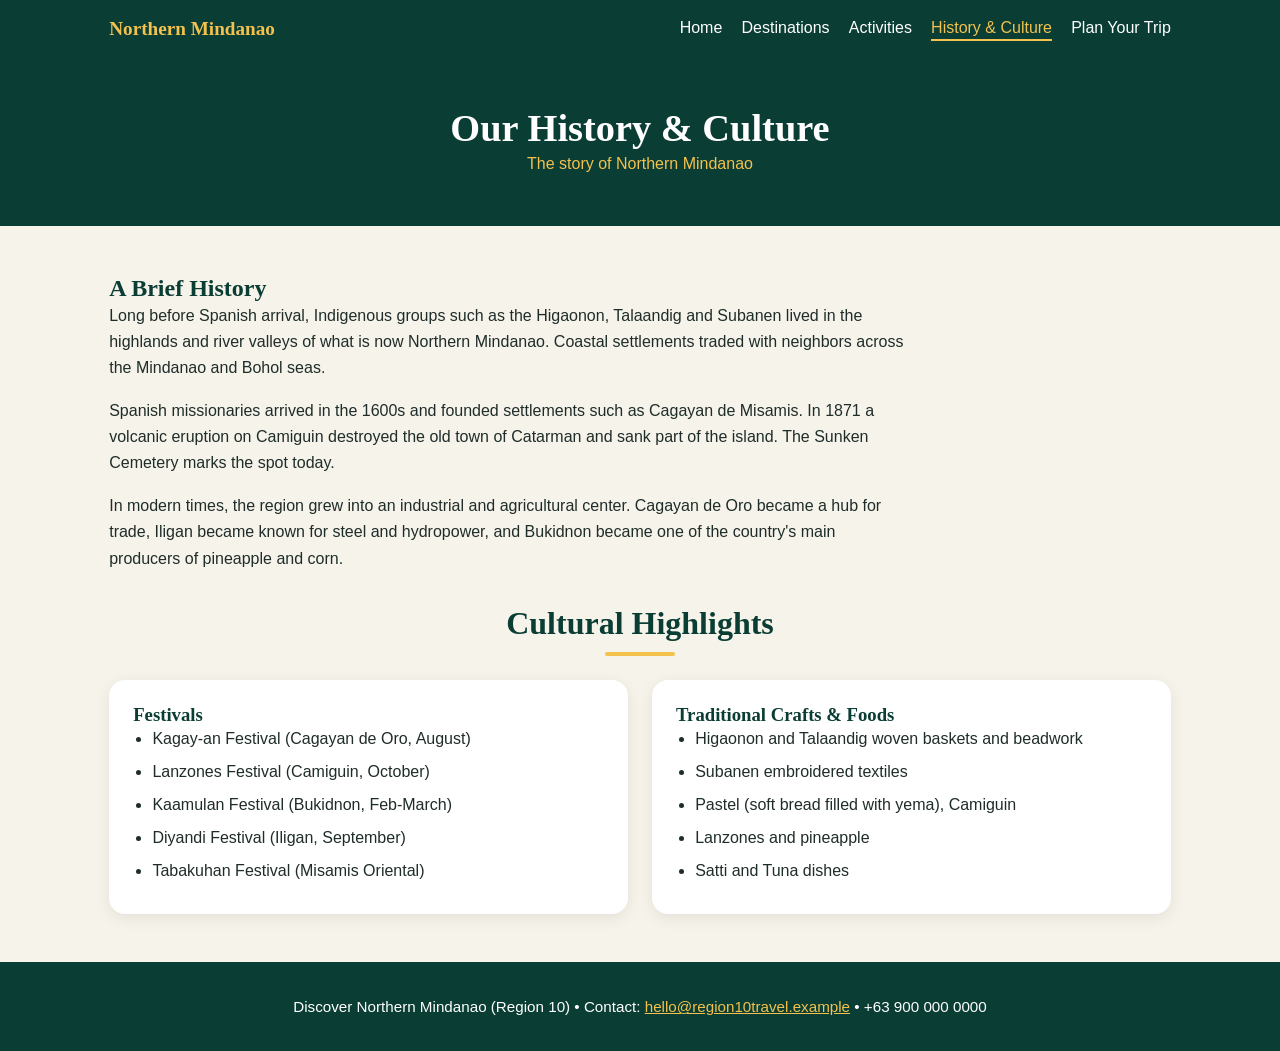
<file: history.html>
<!DOCTYPE html>
<html lang="en">
<head>
  <meta charset="UTF-8">
  <meta name="viewport" content="width=device-width, initial-scale=1.0">
  <title>History & Culture | Discover Northern Mindanao</title>
  <link rel="stylesheet" href="style.css">
</head>
<body>

  <header class="site-header">
    <nav class="nav-container">
      <a class="nav-logo" href="index.html">Northern Mindanao</a>
      <ul class="nav-menu"><li><a href="index.html">Home</a></li><li><a href="destinations.html">Destinations</a></li><li><a href="activities.html">Activities</a></li><li><a href="history.html" class="active">History & Culture</a></li><li><a href="plan-trip.html">Plan Your Trip</a></li></ul>
    </nav>
  </header>
  <section class="page-banner"><h1>Our History &amp; Culture</h1><p>The story of Northern Mindanao</p></section>
  <main class="container">
  
    <section class="history-text">
      <h2>A Brief History</h2>
      <p>Long before Spanish arrival, Indigenous groups such as the Higaonon, Talaandig and Subanen lived in the highlands and river valleys of what is now Northern Mindanao. Coastal settlements traded with neighbors across the Mindanao and Bohol seas.</p>
      <p>Spanish missionaries arrived in the 1600s and founded settlements such as Cagayan de Misamis. In 1871 a volcanic eruption on Camiguin destroyed the old town of Catarman and sank part of the island. The Sunken Cemetery marks the spot today.</p>
      <p>In modern times, the region grew into an industrial and agricultural center. Cagayan de Oro became a hub for trade, Iligan became known for steel and hydropower, and Bukidnon became one of the country's main producers of pineapple and corn.</p>
    </section>
    
    <h2 class="section-title" style="margin-top:2rem">Cultural Highlights</h2>
    <div class="culture-columns">
      <section class="culture-box"><h3>Festivals</h3><ul>
        <li>Kagay-an Festival (Cagayan de Oro, August)</li>
        <li>Lanzones Festival (Camiguin, October)</li>
        <li>Kaamulan Festival (Bukidnon, Feb-March)</li>
        <li>Diyandi Festival (Iligan, September)</li>
        <li>Tabakuhan Festival (Misamis Oriental)</li></ul></section>
      <section class="culture-box"><h3>Traditional Crafts &amp; Foods</h3><ul>
        <li>Higaonon and Talaandig woven baskets and beadwork</li>
        <li>Subanen embroidered textiles</li>
        <li>Pastel (soft bread filled with yema), Camiguin</li>
        <li>Lanzones and pineapple</li>
        <li>Satti and Tuna dishes</li></ul></section>
    </div>
  </main>
 
  <footer class="site-footer">
    <p>Discover Northern Mindanao (Region 10) &bull; Contact: <a href="mailto:hello@region10travel.example">hello@region10travel.example</a> &bull; +63 900 000 0000</p>
  </footer>
</body>
</html>
</file>
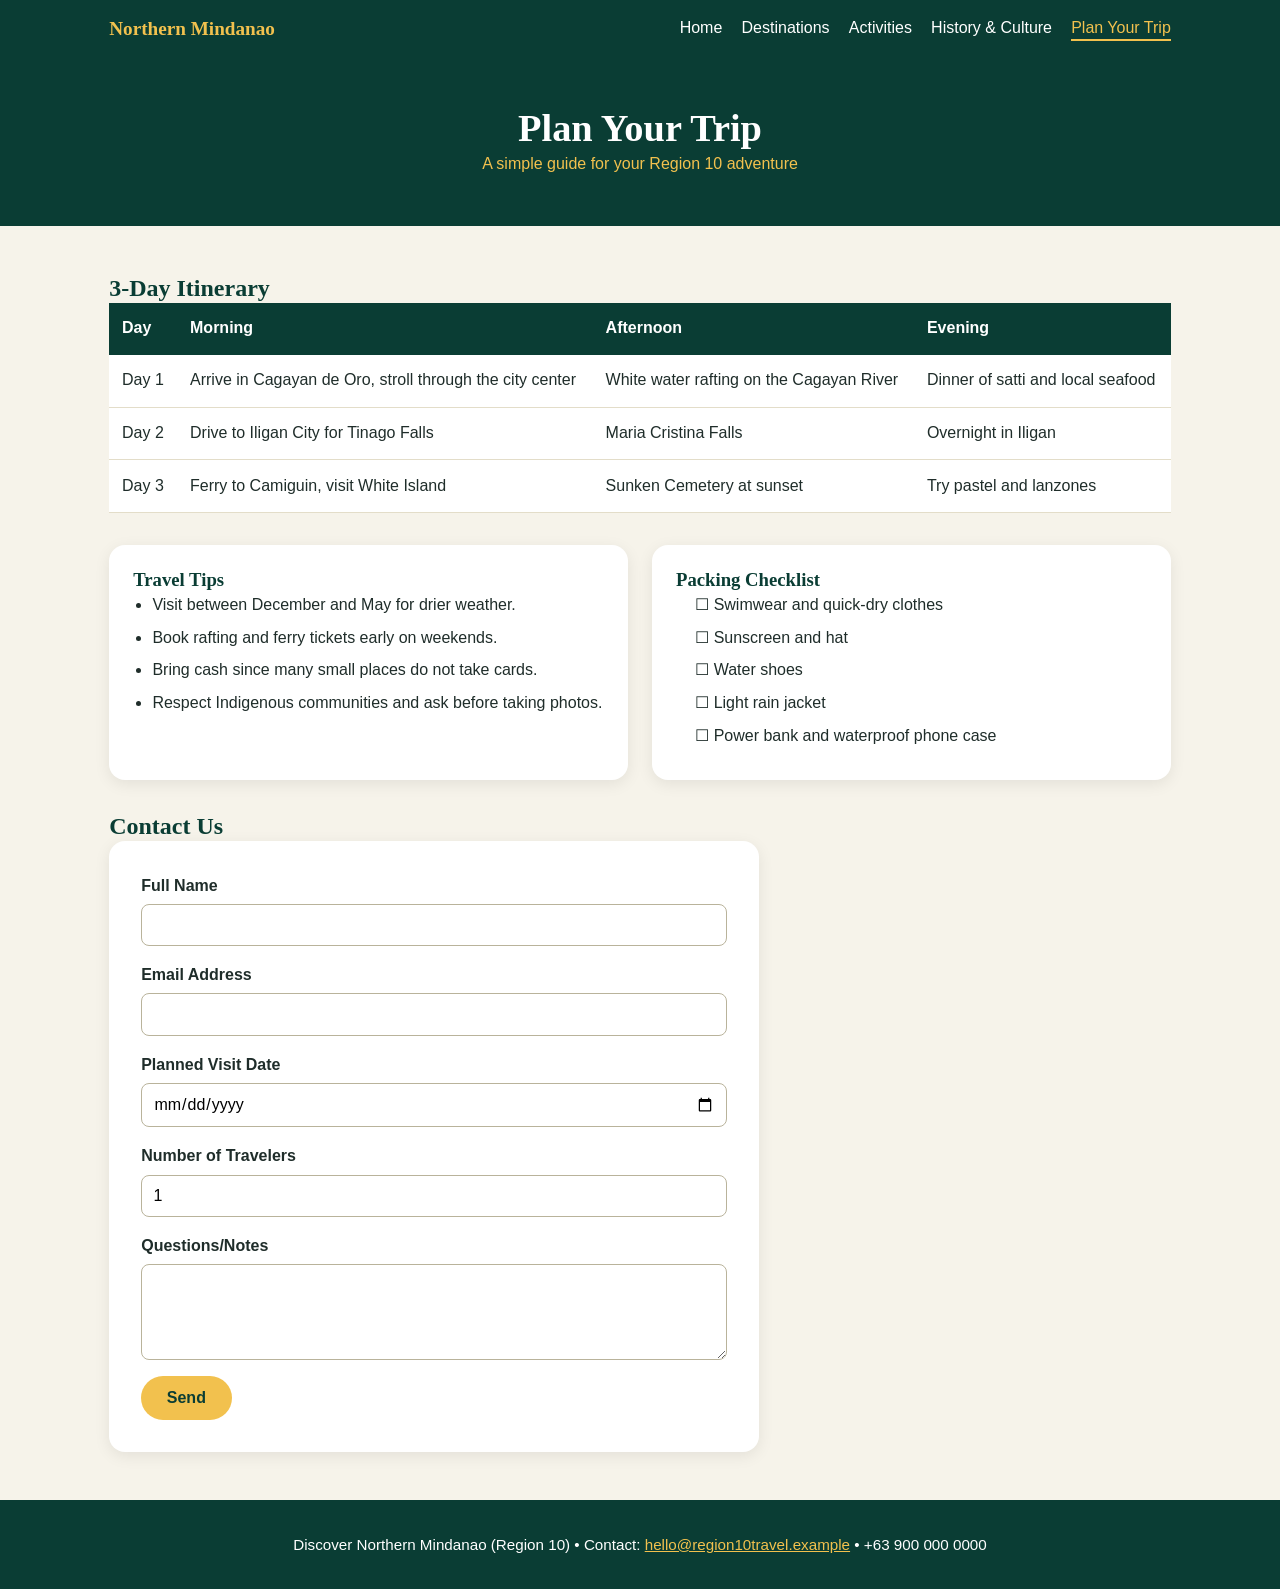
<file: plan-trip.html>
<!DOCTYPE html>
<html lang="en">
<head>
  <meta charset="UTF-8">
  <meta name="viewport" content="width=device-width, initial-scale=1.0">
  <title>Plan Your Trip | Discover Northern Mindanao</title>
  <link rel="stylesheet" href="style.css">
</head>
<body>

  <header class="site-header">
    <nav class="nav-container">
      <a class="nav-logo" href="index.html">Northern Mindanao</a>
      <ul class="nav-menu"><li><a href="index.html">Home</a></li><li><a href="destinations.html">Destinations</a></li><li><a href="activities.html">Activities</a></li><li><a href="history.html">History & Culture</a></li><li><a href="plan-trip.html" class="active">Plan Your Trip</a></li></ul>
    </nav>
  </header>
  <section class="page-banner"><h1>Plan Your Trip</h1><p>A simple guide for your Region 10 adventure</p></section>
  <main class="container">
    
    <h2>3-Day Itinerary</h2>
    <table class="itinerary-table">
      <thead><tr><th>Day</th><th>Morning</th><th>Afternoon</th><th>Evening</th></tr></thead>
      <tbody>
        <tr><td>Day 1</td><td>Arrive in Cagayan de Oro, stroll through the city center</td><td>White water rafting on the Cagayan River</td><td>Dinner of satti and local seafood</td></tr>
        <tr><td>Day 2</td><td>Drive to Iligan City for Tinago Falls</td><td>Maria Cristina Falls</td><td>Overnight in Iligan</td></tr>
        <tr><td>Day 3</td><td>Ferry to Camiguin, visit White Island</td><td>Sunken Cemetery at sunset</td><td>Try pastel and lanzones</td></tr>
      </tbody>
    </table>
    <div class="tips-packing">

      <section class="culture-box"><h3>Travel Tips</h3><ul>
        <li>Visit between December and May for drier weather.</li>
        <li>Book rafting and ferry tickets early on weekends.</li>
        <li>Bring cash since many small places do not take cards.</li>
        <li>Respect Indigenous communities and ask before taking photos.</li></ul></section>
     
      <section class="culture-box"><h3>Packing Checklist</h3><ul class="checklist">
        <li>&#9744; Swimwear and quick-dry clothes</li>
        <li>&#9744; Sunscreen and hat</li>
        <li>&#9744; Water shoes</li>
        <li>&#9744; Light rain jacket</li>
        <li>&#9744; Power bank and waterproof phone case</li></ul></section>
    </div>
    
    <h2>Contact Us</h2>
    <form class="contact-form" action="#" method="post">
      <div class="form-group"><label for="full-name">Full Name</label><input type="text" id="full-name" name="full-name" required></div>
      <div class="form-group"><label for="email">Email Address</label><input type="email" id="email" name="email" required></div>
      <div class="form-group"><label for="visit-date">Planned Visit Date</label><input type="date" id="visit-date" name="visit-date"></div>
      <div class="form-group"><label for="travelers">Number of Travelers</label><input type="number" id="travelers" name="travelers" min="1" value="1"></div>
      <div class="form-group"><label for="notes">Questions/Notes</label><textarea id="notes" name="notes" rows="4"></textarea></div>
      <button type="submit" class="button">Send</button>
    </form>
  </main>
  
  <footer class="site-footer">
    <p>Discover Northern Mindanao (Region 10) &bull; Contact: <a href="mailto:hello@region10travel.example">hello@region10travel.example</a> &bull; +63 900 000 0000</p>
    </body>
</html>
</file>
<file: style.css>
/* ===== Base / Reset ===== */
* { box-sizing: border-box; margin: 0; padding: 0; }
body { font-family: "Segoe UI", Arial, sans-serif; color: #1f2d2a; background: #f6f3ea; line-height: 1.65; }
img { max-width: 100%; display: block; }
a { color: #0b6e5c; }
h1, h2, h3 { font-family: Georgia, "Times New Roman", serif; color: #0a3d34; line-height: 1.2; }

/* ===== Navigation ===== */
.site-header { background: #0a3d34; position: sticky; top: 0; z-index: 10; }
.nav-container { max-width: 1100px; margin: auto; display: flex; justify-content: space-between; align-items: center; padding: 0.8rem 1.2rem; flex-wrap: wrap; gap: 0.5rem; }
.nav-logo { color: #f2c14e; font-family: Georgia, serif; font-weight: bold; font-size: 1.2rem; text-decoration: none; }
.nav-menu { list-style: none; display: flex; gap: 1.2rem; flex-wrap: wrap; }
.nav-menu a { color: #fff; text-decoration: none; padding-bottom: 3px; }
.nav-menu a:hover, .nav-menu a.active { color: #f2c14e; border-bottom: 2px solid #f2c14e; }

/* ===== Hero / Page banner ===== */
.hero { min-height: 78vh; background: linear-gradient(rgba(5,40,34,.45), rgba(5,40,34,.65)), url("../assets/images/white-island-camiguin.jpg") center/cover; display: flex; align-items: center; justify-content: center; text-align: center; color: #fff; padding: 2rem; }
.hero h1 { color: #fff; font-size: clamp(2.2rem, 6vw, 4rem); }
.hero-tagline { font-size: 1.3rem; margin: 0.8rem 0 1.5rem; color: #f2c14e; }
.page-banner { background: #0a3d34; color: #fff; text-align: center; padding: 3rem 1rem; }
.page-banner h1 { color: #fff; font-size: 2.4rem; }
.page-banner p { color: #f2c14e; }
.button { display: inline-block; background: #f2c14e; color: #0a3d34; padding: 0.8rem 1.6rem; border-radius: 30px; font-weight: bold; text-decoration: none; border: none; cursor: pointer; font-size: 1rem; }
.button:hover { background: #fff; }

/* ===== Layout ===== */
.container { max-width: 1100px; margin: auto; padding: 3rem 1.2rem; }
.section-title { text-align: center; margin-bottom: 1.5rem; font-size: 2rem; }
.intro-text { max-width: 800px; margin: 0 auto 1rem; text-align: center; }

/* ===== Gallery (home) ===== */
.gallery-grid { display: grid; grid-template-columns: repeat(auto-fill, minmax(240px, 1fr)); gap: 1rem; margin-top: 2rem; }
.gallery-item { position: relative; border-radius: 12px; overflow: hidden; height: 220px; }
.gallery-item img { width: 100%; height: 100%; object-fit: cover; transition: transform .4s; }
.gallery-item:hover img { transform: scale(1.08); }
.gallery-item figcaption { position: absolute; bottom: 0; left: 0; right: 0; color: #fff; padding: 0.6rem 0.8rem; background: linear-gradient(transparent, rgba(0,0,0,.75)); font-size: .95rem; }

/* ===== Destinations ===== */
.spot-card { display: grid; grid-template-columns: 1fr 1fr; gap: 2rem; align-items: center; margin-bottom: 3rem; background: #fff; border-radius: 16px; overflow: hidden; box-shadow: 0 4px 16px rgba(0,0,0,.08); }
.spot-card:nth-child(even) img { order: 2; }
.spot-card img { width: 100%; height: 320px; object-fit: cover; }
.spot-info { padding: 1.5rem; }
.spot-location { color: #b5541c; font-weight: bold; margin-top: 0.6rem; }

/* ===== Activities ===== */
.activity-grid { display: grid; grid-template-columns: repeat(auto-fit, minmax(300px, 1fr)); gap: 1.5rem; }
.activity-card { background: #fff; border-radius: 16px; padding: 1.5rem; border-top: 5px solid #f2c14e; box-shadow: 0 4px 16px rgba(0,0,0,.08); }
.activity-icon { font-size: 2.4rem; }
.activity-card ul { margin: 0.8rem 0 0 1.2rem; }
.activity-photo { margin-top: 1rem; border-radius: 10px; height: 160px; width: 100%; object-fit: cover; }

/* ===== History ===== */
.history-text p { margin-bottom: 1rem; max-width: 800px; }
.culture-columns { display: grid; grid-template-columns: repeat(auto-fit, minmax(300px, 1fr)); gap: 1.5rem; margin-top: 1rem; }
.culture-box { background: #fff; border-radius: 16px; padding: 1.5rem; box-shadow: 0 4px 16px rgba(0,0,0,.08); }
.culture-box ul { margin-left: 1.2rem; }
.culture-box li { margin-bottom: .4rem; }

/* ===== Plan trip: table, lists, form ===== */
.itinerary-table { width: 100%; border-collapse: collapse; background: #fff; margin-bottom: 2rem; }
.itinerary-table th { background: #0a3d34; color: #fff; padding: .8rem; text-align: left; }
.itinerary-table td { padding: .8rem; border-bottom: 1px solid #e3ddc9; vertical-align: top; }
.tips-packing { display: grid; grid-template-columns: repeat(auto-fit, minmax(300px, 1fr)); gap: 1.5rem; margin-bottom: 2rem; }
.checklist { list-style: none; }
.contact-form { background: #fff; padding: 2rem; border-radius: 16px; max-width: 650px; box-shadow: 0 4px 16px rgba(0,0,0,.08); }
.form-group { margin-bottom: 1rem; display: flex; flex-direction: column; }
.form-group label { font-weight: bold; margin-bottom: .3rem; }
.form-group input, .form-group textarea { padding: .7rem; border: 1px solid #b9b39b; border-radius: 8px; font-size: 1rem; font-family: inherit; }
.form-group input:focus, .form-group textarea:focus { outline: 2px solid #f2c14e; }

/* ===== Footer ===== */
.site-footer { background: #0a3d34; color: #fff; text-align: center; padding: 2rem 1rem; font-size: .95rem; }
.site-footer a { color: #f2c14e; }
.photo-credit { font-size: .8rem; opacity: .75; margin-top: .5rem; }

/* ===== Responsive ===== */
@media (max-width: 700px) { .spot-card { grid-template-columns: 1fr; } .spot-card:nth-child(even) img { order: 0; } }

/* ===== Enhancements: facts strip, videos, buttons, motion ===== */
.facts-strip { display: grid; grid-template-columns: repeat(auto-fit, minmax(200px, 1fr)); gap: 1rem; margin: -5rem auto 3rem; position: relative; }
.fact { background: #fff; border-radius: 14px; padding: 1.2rem; text-align: center; box-shadow: 0 6px 20px rgba(0,0,0,.15); border-bottom: 4px solid #f2c14e; }
.fact strong { display: block; font-family: Georgia, serif; font-size: 1.4rem; color: #0a3d34; }
.fact span { font-size: .9rem; color: #5a6b66; }
.video-feature { margin: 3rem auto; text-align: center; }
.place-video { width: 100%; max-width: 860px; border-radius: 16px; box-shadow: 0 8px 28px rgba(0,0,0,.25); background: #000; margin-top: 1rem; }
.spot-info .place-video { margin-top: 1rem; }
.button-outline { background: transparent; color: #fff; border: 2px solid #f2c14e; margin-left: .5rem; }
.button-outline:hover { background: #f2c14e; color: #0a3d34; }
.hero { background-attachment: scroll; }
.hero > div { animation: rise 1s ease both; }
@keyframes rise { from { opacity: 0; transform: translateY(24px); } to { opacity: 1; transform: none; } }
.spot-card, .activity-card, .culture-box { transition: transform .3s, box-shadow .3s; }
.spot-card:hover, .activity-card:hover, .culture-box:hover { transform: translateY(-6px); box-shadow: 0 10px 28px rgba(0,0,0,.18); }
.section-title::after { content: ""; display: block; width: 70px; height: 4px; background: #f2c14e; margin: .6rem auto 0; border-radius: 2px; }
html { scroll-behavior: smooth; }
</file>
